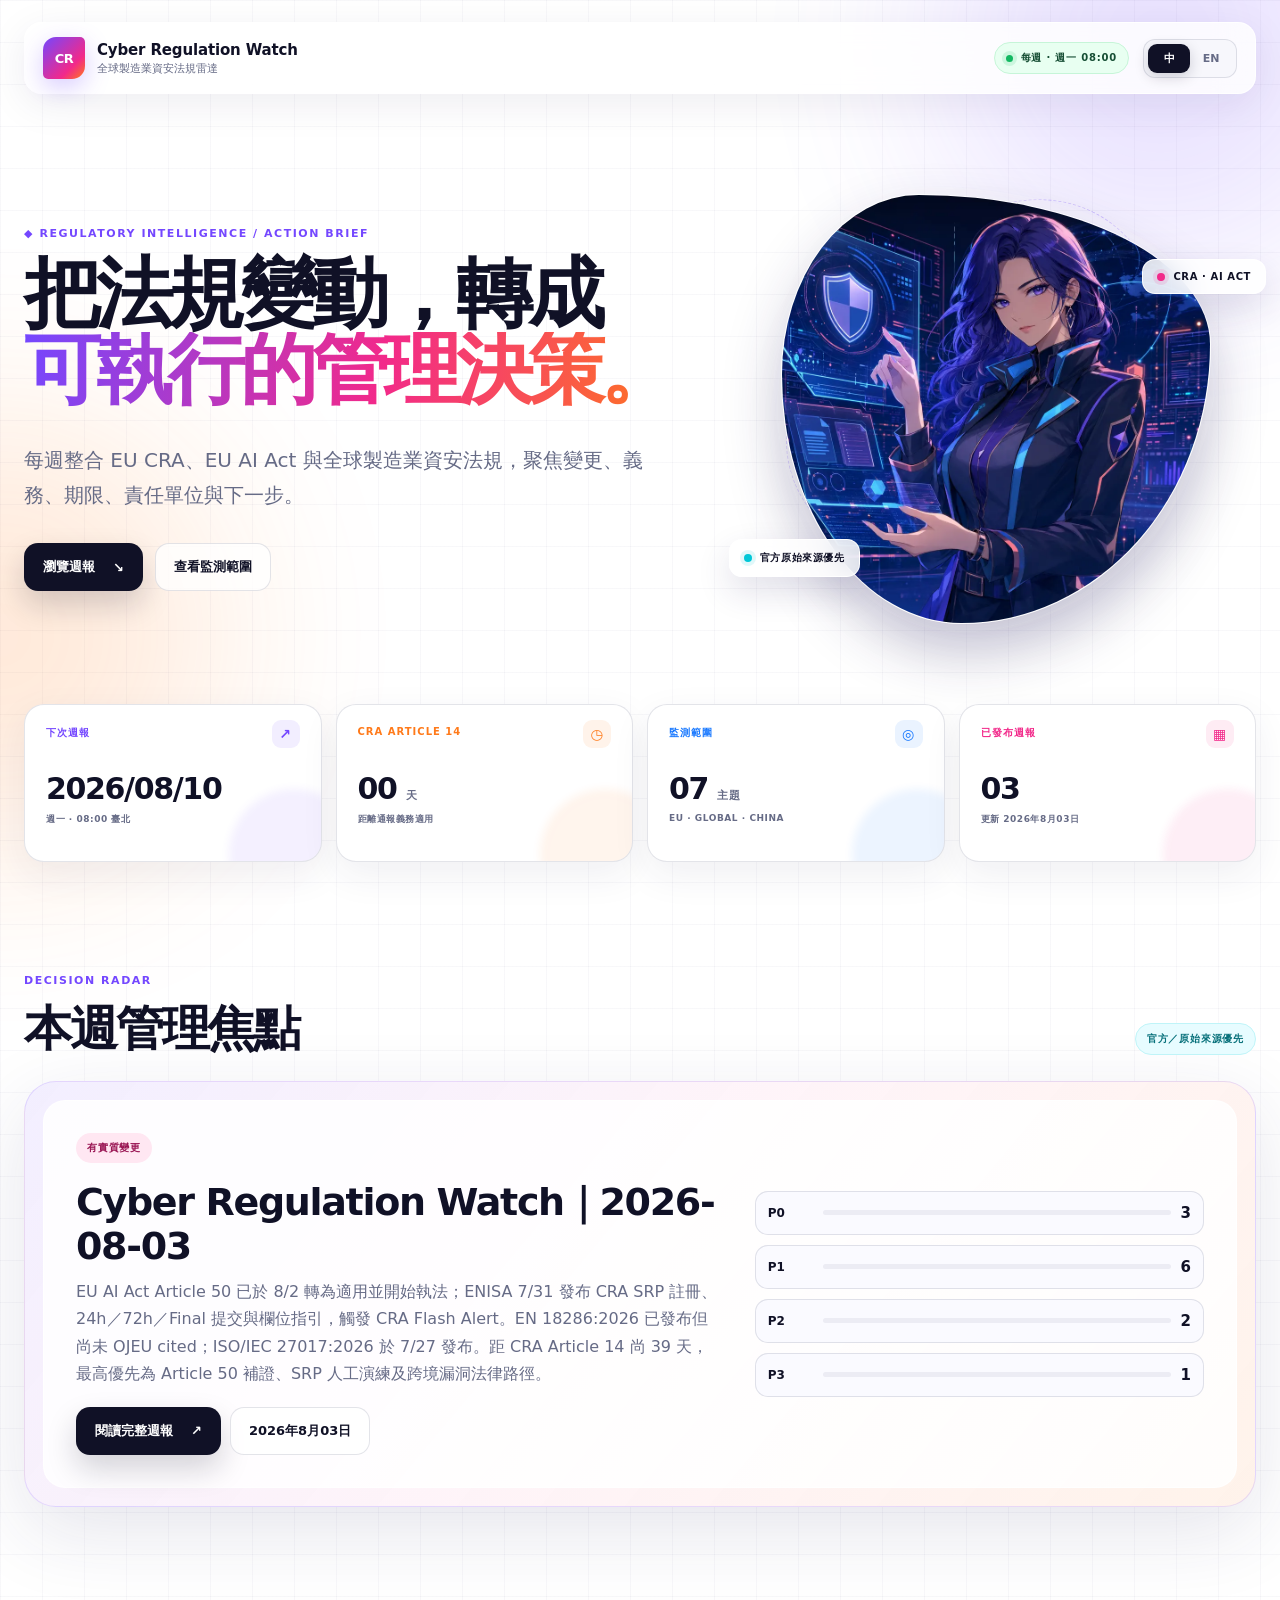
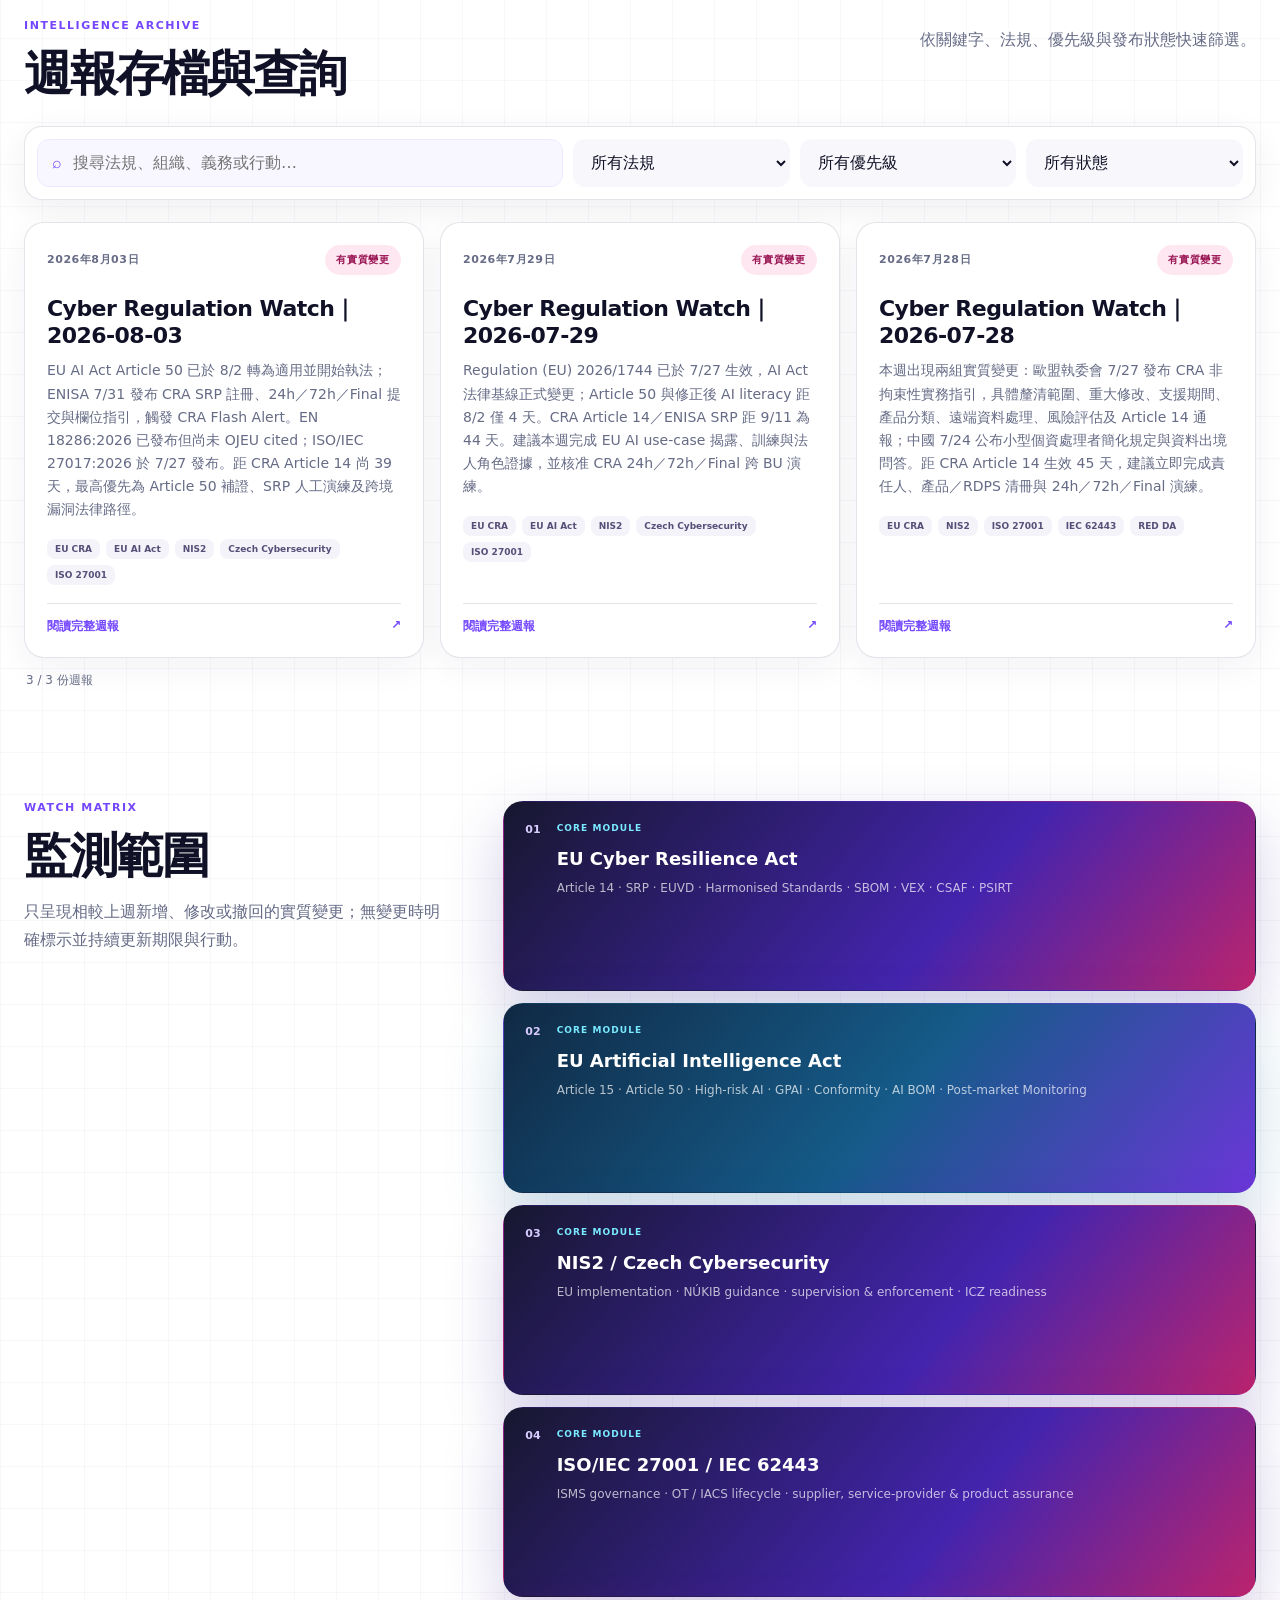
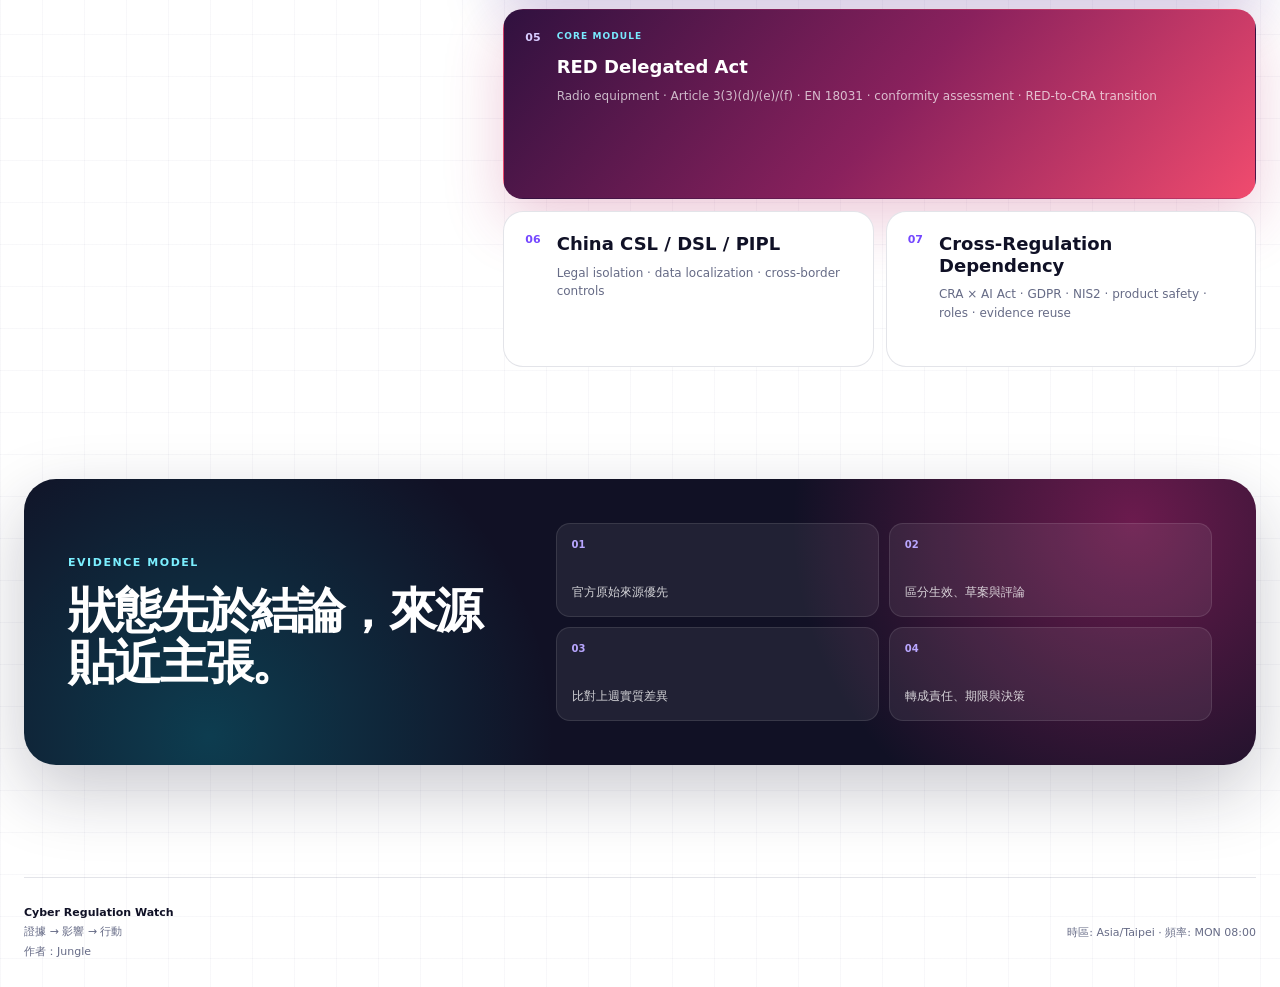
<file: index.html>
<!doctype html>
<html lang="zh-Hant">
  <head>
    <meta charset="utf-8">
    <meta name="viewport" content="width=device-width, initial-scale=1">
    <meta name="description" content="Cyber Regulation Watch — EU CRA、EU AI Act 與全球製造業資安法規週報及行動儀表板">
    <meta name="theme-color" content="#ffffff">
    <meta http-equiv="Content-Security-Policy" content="default-src 'self'; script-src 'self'; style-src 'self'; img-src 'self' data:; connect-src 'self'; object-src 'none'; base-uri 'self'; form-action 'none'">
    <title>Cyber Regulation Watch</title>
    <link rel="icon" href="assets/sentinel.svg" type="image/svg+xml">
    <link rel="stylesheet" href="assets/styles.css">
    <script src="assets/app.js" defer></script>
  </head>
  <body>
    <a class="skip-link" href="#main" data-i18n="skip">跳至主要內容</a>

    <div class="ambient ambient-a" aria-hidden="true"></div>
    <div class="ambient ambient-b" aria-hidden="true"></div>

    <header class="site-header">
      <a class="brand" href="index.html" aria-label="Cyber Regulation Watch">
        <span class="brand-mark" aria-hidden="true">CR</span>
        <span>
          <strong>Cyber Regulation Watch</strong>
          <small data-i18n="brandSub">全球製造業資安法規雷達</small>
        </span>
      </a>

      <div class="header-actions">
        <span class="live-chip">
          <span class="pulse" aria-hidden="true"></span>
          <span data-i18n="weekly">WEEKLY · MON 08:00</span>
        </span>
        <div class="language-switch" role="group" aria-label="Language">
          <button type="button" data-lang="zh-Hant" aria-pressed="true">中</button>
          <button type="button" data-lang="en" aria-pressed="false">EN</button>
        </div>
      </div>
    </header>

    <main id="main">
      <section id="home" class="hero shell">
        <div class="hero-copy">
          <p class="eyebrow"><span aria-hidden="true">◆</span> <span data-i18n="eyebrow">REGULATORY INTELLIGENCE / ACTION BRIEF</span></p>
          <h1>
            <span data-i18n="heroLine1">把法規變動，轉成</span>
            <span class="gradient-text" data-i18n="heroLine2">可執行的管理決策。</span>
          </h1>
          <p class="hero-lede" data-i18n="heroLede">
            每週整合 EU CRA、EU AI Act 與全球製造業資安法規，聚焦變更、義務、期限、責任單位與下一步。
          </p>
          <div class="hero-actions">
            <a class="button button-primary" href="#reports">
              <span data-i18n="browseReports">瀏覽週報</span>
              <span aria-hidden="true">↘</span>
            </a>
            <a class="button button-ghost" href="#coverage" data-i18n="viewCoverage">查看監測範圍</a>
          </div>
        </div>

        <div class="hero-visual" aria-label="動漫風格資安法規分析師插畫">
          <div class="orbit orbit-one" aria-hidden="true"></div>
          <div class="orbit orbit-two" aria-hidden="true"></div>
          <img src="assets/cyber-guardian.webp" alt="" width="480" height="480" fetchpriority="high">
          <div class="signal-card signal-top">
            <span class="signal-dot p0"></span>
            <span>CRA · AI ACT</span>
          </div>
          <div class="signal-card signal-bottom">
            <span class="signal-dot verified"></span>
            <span data-i18n="officialFirst">OFFICIAL SOURCES FIRST</span>
          </div>
        </div>
      </section>

      <section class="metrics shell" aria-label="Key status">
        <article class="metric-card accent-violet">
          <div class="metric-topline">
            <span data-i18n="nextBrief">NEXT BRIEF</span>
            <span class="metric-icon" aria-hidden="true">↗</span>
          </div>
          <strong id="next-run-date">2026.08.03</strong>
          <small id="next-run-time">MON · 08:00 TPE</small>
        </article>

        <article class="metric-card accent-orange">
          <div class="metric-topline">
            <span data-i18n="craCountdown">CRA ARTICLE 14</span>
            <span class="metric-icon" aria-hidden="true">◷</span>
          </div>
          <strong><span id="cra-days">—</span> <em data-i18n="days">DAYS</em></strong>
          <small data-i18n="untilReporting">UNTIL REPORTING OBLIGATIONS</small>
        </article>

        <article class="metric-card accent-blue">
          <div class="metric-topline">
            <span data-i18n="monitoringScope">MONITORING SCOPE</span>
            <span class="metric-icon" aria-hidden="true">◎</span>
          </div>
          <strong>07 <em data-i18n="domains">DOMAINS</em></strong>
          <small>EU · GLOBAL · CHINA</small>
        </article>

        <article class="metric-card accent-pink">
          <div class="metric-topline">
            <span data-i18n="reportsPublished">REPORTS PUBLISHED</span>
            <span class="metric-icon" aria-hidden="true">▦</span>
          </div>
          <strong id="report-count">00</strong>
          <small id="last-updated" data-i18n="awaitingFirst">AWAITING FIRST INTEGRATED BRIEF</small>
        </article>
      </section>

      <section id="latest" class="latest shell" aria-labelledby="latest-title">
        <div class="section-heading">
          <div>
            <p class="eyebrow" data-i18n="decisionRadar">DECISION RADAR</p>
            <h2 id="latest-title" data-i18n="latestHeading">本週管理焦點</h2>
          </div>
          <span class="source-badge" data-i18n="sourceBadge">OFFICIAL / PRIMARY SOURCES</span>
        </div>

        <div id="latest-panel" class="latest-panel" aria-live="polite">
          <div class="launch-state">
            <div>
              <span class="status-label status-scheduled" data-i18n="scheduled">SCHEDULED</span>
              <h3 data-i18n="firstBriefTitle">首份整合週報將於 2026/08/03 08:00 發布</h3>
              <p data-i18n="firstBriefText">
                現有 Cyber Regulation Watch 已整合 EU CRA、EU AI Act、NIS2／Czech Cybersecurity、ISO/IEC 27001／IEC 62443 與 RED Delegated Act 五個核心專版模組；完成後將自動歸檔至此。
              </p>
            </div>
            <div class="launch-grid" aria-label="Initial monitoring configuration">
              <span>P0 / P1 / P2 / P3</span>
              <span>30 / 90 DAYS</span>
              <span>EBG / PSG / NBG / ICZ</span>
              <span>24h / 72h / FINAL</span>
            </div>
          </div>
        </div>
      </section>

      <section id="reports" class="archive shell" aria-labelledby="archive-title">
        <div class="section-heading archive-heading">
          <div>
            <p class="eyebrow" data-i18n="archiveEyebrow">INTELLIGENCE ARCHIVE</p>
            <h2 id="archive-title" data-i18n="archiveTitle">週報存檔與查詢</h2>
          </div>
          <p class="section-note" data-i18n="archiveNote">依關鍵字、法規、優先級與發布狀態快速篩選。</p>
        </div>

        <form class="filter-bar" id="filters" role="search">
          <label class="search-field">
            <span class="sr-only" data-i18n="searchLabel">搜尋週報</span>
            <span aria-hidden="true">⌕</span>
            <input id="search" type="search" autocomplete="off" data-i18n-placeholder="searchPlaceholder" placeholder="搜尋法規、組織、義務或行動…">
          </label>

          <label>
            <span class="sr-only" data-i18n="scopeLabel">法規範圍</span>
            <select id="scope-filter">
              <option value="" data-i18n="allScopes">所有法規</option>
              <option value="EU CRA">EU CRA</option>
              <option value="EU AI Act">EU AI Act</option>
              <option value="NIS2">NIS2</option>
              <option value="ISO 27001">ISO 27001</option>
              <option value="IEC 62443">IEC 62443</option>
              <option value="RED DA">RED DA</option>
              <option value="CSL/DSL/PIPL">CSL / DSL / PIPL</option>
            </select>
          </label>

          <label>
            <span class="sr-only" data-i18n="priorityLabel">優先級</span>
            <select id="priority-filter">
              <option value="" data-i18n="allPriorities">所有優先級</option>
              <option value="P0">P0</option>
              <option value="P1">P1</option>
              <option value="P2">P2</option>
              <option value="P3">P3</option>
            </select>
          </label>

          <label>
            <span class="sr-only" data-i18n="statusLabel">發布狀態</span>
            <select id="status-filter">
              <option value="" data-i18n="allStatuses">所有狀態</option>
              <option value="material-change" data-i18n="materialChange">有實質變更</option>
              <option value="no-material-change" data-i18n="noMaterialChange">無重大變更</option>
            </select>
          </label>
        </form>

        <div id="report-grid" class="report-grid" aria-live="polite"></div>
        <p id="result-count" class="result-count"></p>
      </section>

      <section id="coverage" class="coverage shell" aria-labelledby="coverage-title">
        <div class="coverage-intro">
          <p class="eyebrow" data-i18n="coverageEyebrow">WATCH MATRIX</p>
          <h2 id="coverage-title" data-i18n="coverageTitle">監測範圍</h2>
          <p data-i18n="coverageText">只呈現相較上週新增、修改或撤回的實質變更；無變更時明確標示並持續更新期限與行動。</p>
        </div>

        <div class="coverage-grid">
          <article class="scope-card scope-featured">
            <span class="scope-number">01</span>
            <div>
              <span class="scope-kicker">CORE MODULE</span>
              <h3>EU Cyber Resilience Act</h3>
              <p>Article 14 · SRP · EUVD · Harmonised Standards · SBOM · VEX · CSAF · PSIRT</p>
            </div>
          </article>
          <article class="scope-card scope-featured scope-ai">
            <span class="scope-number">02</span>
            <div>
              <span class="scope-kicker">CORE MODULE</span>
              <h3>EU Artificial Intelligence Act</h3>
              <p>Article 15 · Article 50 · High-risk AI · GPAI · Conformity · AI BOM · Post-market Monitoring</p>
            </div>
          </article>
          <article class="scope-card scope-featured">
            <span class="scope-number">03</span>
            <div>
              <span class="scope-kicker">CORE MODULE</span>
              <h3>NIS2 / Czech Cybersecurity</h3>
              <p>EU implementation · NÚKIB guidance · supervision & enforcement · ICZ readiness</p>
            </div>
          </article>
          <article class="scope-card scope-featured">
            <span class="scope-number">04</span>
            <div>
              <span class="scope-kicker">CORE MODULE</span>
              <h3>ISO/IEC 27001 / IEC 62443</h3>
              <p>ISMS governance · OT / IACS lifecycle · supplier, service-provider & product assurance</p>
            </div>
          </article>
          <article class="scope-card scope-featured scope-red">
            <span class="scope-number">05</span>
            <div>
              <span class="scope-kicker">CORE MODULE</span>
              <h3>RED Delegated Act</h3>
              <p>Radio equipment · Article 3(3)(d)/(e)/(f) · EN 18031 · conformity assessment · RED-to-CRA transition</p>
            </div>
          </article>
          <article class="scope-card">
            <span class="scope-number">06</span>
            <div><h3>China CSL / DSL / PIPL</h3><p>Legal isolation · data localization · cross-border controls</p></div>
          </article>
          <article class="scope-card">
            <span class="scope-number">07</span>
            <div><h3>Cross-Regulation Dependency</h3><p>CRA × AI Act · GDPR · NIS2 · product safety · roles · evidence reuse</p></div>
          </article>
        </div>
      </section>

      <section class="method shell">
        <div class="method-card">
          <div>
            <p class="eyebrow" data-i18n="evidenceModel">EVIDENCE MODEL</p>
            <h2 data-i18n="evidenceTitle">狀態先於結論，來源貼近主張。</h2>
          </div>
          <div class="method-steps">
            <span><b>01</b><small data-i18n="step1">官方原始來源優先</small></span>
            <span><b>02</b><small data-i18n="step2">區分生效、草案與評論</small></span>
            <span><b>03</b><small data-i18n="step3">比對上週實質差異</small></span>
            <span><b>04</b><small data-i18n="step4">轉成責任、期限與決策</small></span>
          </div>
        </div>
      </section>
    </main>


    <nav class="mobile-dock" aria-label="Mobile navigation">
      <a href="#home" data-mobile-target="home" class="is-active"><span aria-hidden="true">⌂</span><small data-i18n="navHome">首頁</small></a>
      <a href="#latest" data-mobile-target="latest"><span aria-hidden="true">◆</span><small data-i18n="navFocus">焦點</small></a>
      <a href="#reports" data-mobile-target="reports"><span aria-hidden="true">▦</span><small data-i18n="navArchive">週報</small></a>
      <a href="#coverage" data-mobile-target="coverage"><span aria-hidden="true">◎</span><small data-i18n="navScope">範圍</small></a>
    </nav>

    <footer class="site-footer shell">
      <div>
        <strong>Cyber Regulation Watch</strong>
        <span data-i18n="footerLine">Evidence → Impact → Action</span>
        <span data-i18n="authorCredit">作者：Jungle</span>
      </div>
      <p><span data-i18n="timezone">Timezone</span>: Asia/Taipei · <span data-i18n="cadence">Cadence</span>: MON 08:00</p>
    </footer>
  </body>
</html>
</file>
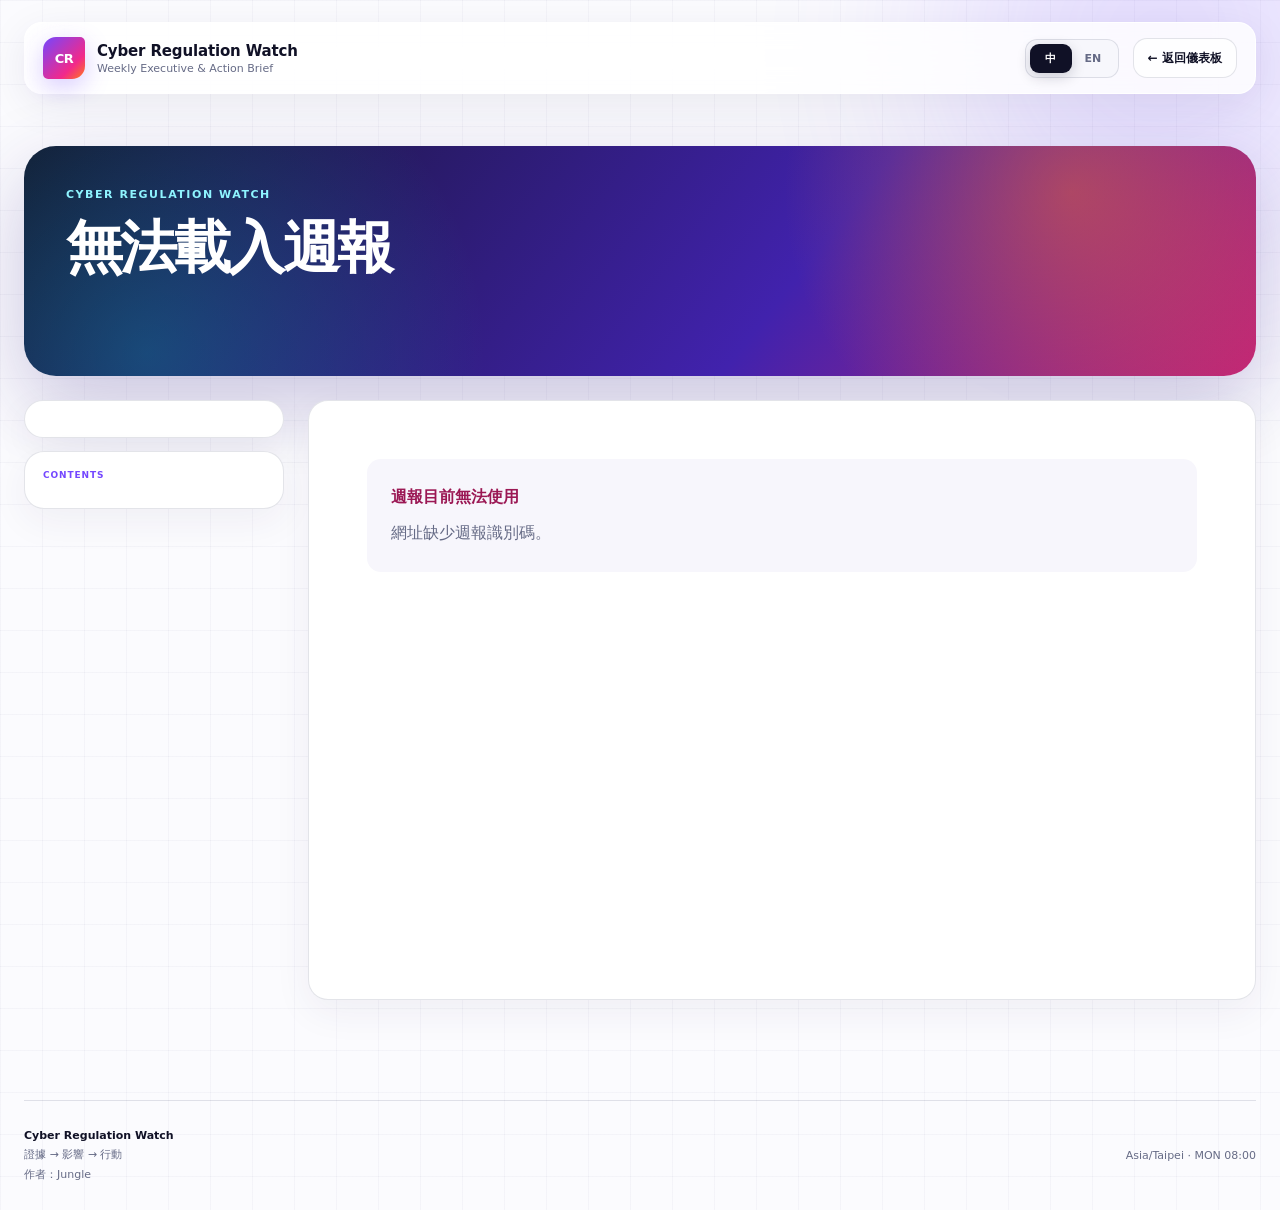
<file: report.html>
<!doctype html>
<html lang="zh-Hant">
  <head>
    <meta charset="utf-8">
    <meta name="viewport" content="width=device-width, initial-scale=1">
    <meta name="description" content="Cyber Regulation Watch weekly report">
    <meta name="theme-color" content="#ffffff">
    <meta http-equiv="Content-Security-Policy" content="default-src 'self'; script-src 'self'; style-src 'self'; img-src 'self' data:; connect-src 'self'; object-src 'none'; base-uri 'self'; form-action 'none'">
    <title>Weekly Brief · Cyber Regulation Watch</title>
    <link rel="icon" href="assets/sentinel.svg" type="image/svg+xml">
    <link rel="stylesheet" href="assets/styles.css">
    <script src="assets/report.js" defer></script>
  </head>
  <body class="report-page">
    <div id="reading-progress" class="reading-progress" aria-hidden="true"></div>
    <a class="skip-link" href="#report-content" data-i18n="skip">跳至週報內容</a>
    <div class="ambient ambient-a" aria-hidden="true"></div>

    <header class="site-header report-header">
      <a class="brand" href="index.html">
        <span class="brand-mark" aria-hidden="true">CR</span>
        <span>
          <strong>Cyber Regulation Watch</strong>
          <small>Weekly Executive &amp; Action Brief</small>
        </span>
      </a>
      <div class="header-actions">
        <div class="language-switch" role="group" aria-label="Language">
          <button type="button" data-lang="zh-Hant" aria-pressed="true">中</button>
          <button type="button" data-lang="en" aria-pressed="false">EN</button>
        </div>
        <a class="button button-ghost compact" href="index.html" data-i18n="backDashboard">← 返回儀表板</a>
      </div>
    </header>

    <main class="report-shell">
      <section id="report-hero" class="report-hero" aria-live="polite">
        <p class="eyebrow">CYBER REGULATION WATCH</p>
        <h1 data-i18n="loadingTitle">載入週報中…</h1>
      </section>

      <div class="report-mobile-tools" aria-label="Mobile report controls">
        <a href="index.html#reports" data-i18n="reportList">← 週報列表</a>
        <button id="toc-toggle" type="button" aria-expanded="false" aria-controls="report-toc" data-i18n="tocButton">章節目錄</button>
      </div>

      <div class="report-layout">
        <aside class="report-sidebar" aria-label="Report metadata">
          <div id="report-meta" class="meta-card"></div>
          <nav id="report-toc" class="toc" aria-label="Table of contents"></nav>
        </aside>
        <article id="report-content" class="prose" aria-live="polite">
          <p class="loading" data-i18n="loadingBody">正在讀取已查證內容…</p>
        </article>
      </div>
    </main>

    <div id="toc-backdrop" class="toc-backdrop" aria-hidden="true"></div>

    <footer class="site-footer shell">
      <div><strong>Cyber Regulation Watch</strong><span data-i18n="footerLine">Evidence → Impact → Action</span><span data-i18n="authorCredit">作者：Jungle</span></div>
      <p>Asia/Taipei · MON 08:00</p>
    </footer>
  </body>
</html>
</file>
<file: assets/styles.css>
:root {
  color-scheme: light;
  --ink: #101126;
  --muted: #666b86;
  --line: rgba(30, 35, 76, 0.12);
  --surface: rgba(255, 255, 255, 0.82);
  --surface-solid: #ffffff;
  --violet: #7447ff;
  --pink: #f2298a;
  --blue: #1677ff;
  --cyan: #00c7d7;
  --orange: #ff7a1a;
  --lime: #7ecb20;
  --shadow: 0 24px 80px rgba(43, 38, 99, 0.12);
  --radius-lg: 32px;
  --radius-md: 20px;
  --radius-sm: 12px;
  --shell: min(1240px, calc(100vw - 48px));
  font-family: Inter, ui-sans-serif, system-ui, -apple-system, BlinkMacSystemFont, "Segoe UI", "Noto Sans TC", sans-serif;
}

* {
  box-sizing: border-box;
}

html {
  scroll-behavior: smooth;
}

body {
  margin: 0;
  min-width: 320px;
  color: var(--ink);
  background:
    linear-gradient(rgba(53, 52, 110, 0.035) 1px, transparent 1px),
    linear-gradient(90deg, rgba(53, 52, 110, 0.035) 1px, transparent 1px),
    #fff;
  background-size: 42px 42px;
  overflow-x: hidden;
}

a {
  color: inherit;
}

button,
input,
select {
  font: inherit;
}

button,
select {
  cursor: pointer;
}

.shell {
  width: var(--shell);
  margin-inline: auto;
}

.sr-only {
  position: absolute;
  width: 1px;
  height: 1px;
  padding: 0;
  margin: -1px;
  overflow: hidden;
  clip: rect(0, 0, 0, 0);
  white-space: nowrap;
  border: 0;
}

.skip-link {
  position: fixed;
  z-index: 999;
  top: 10px;
  left: 10px;
  padding: 10px 14px;
  color: #fff;
  background: var(--ink);
  border-radius: 10px;
  transform: translateY(-160%);
}

.skip-link:focus {
  transform: translateY(0);
}

.ambient {
  position: fixed;
  z-index: -1;
  width: 440px;
  height: 440px;
  border-radius: 50%;
  filter: blur(100px);
  opacity: 0.16;
  pointer-events: none;
}

.ambient-a {
  top: -180px;
  right: -100px;
  background: var(--violet);
}

.ambient-b {
  bottom: 5%;
  left: -220px;
  background: var(--orange);
}

.site-header {
  position: relative;
  z-index: 20;
  width: var(--shell);
  margin: 22px auto 0;
  padding: 14px 18px;
  display: flex;
  align-items: center;
  justify-content: space-between;
  gap: 20px;
  background: rgba(255, 255, 255, 0.82);
  border: 1px solid rgba(255, 255, 255, 0.9);
  border-radius: 18px;
  box-shadow: 0 10px 40px rgba(34, 31, 80, 0.08);
  backdrop-filter: blur(18px);
}

.brand {
  display: inline-flex;
  align-items: center;
  gap: 12px;
  text-decoration: none;
}

.brand-mark {
  width: 42px;
  height: 42px;
  display: grid;
  place-items: center;
  color: #fff;
  background: linear-gradient(135deg, var(--violet), var(--pink) 70%, var(--orange));
  border-radius: 13px 5px 13px 5px;
  box-shadow: 0 8px 24px rgba(116, 71, 255, 0.28);
  font-size: 13px;
  font-weight: 900;
  letter-spacing: -0.04em;
}

.brand strong,
.brand small {
  display: block;
}

.brand strong {
  font-size: 15px;
  letter-spacing: -0.01em;
}

.brand small {
  margin-top: 2px;
  color: var(--muted);
  font-size: 11px;
}

.header-actions {
  display: flex;
  align-items: center;
  gap: 14px;
}

.live-chip,
.source-badge,
.status-label {
  display: inline-flex;
  align-items: center;
  gap: 8px;
  padding: 8px 11px;
  border-radius: 999px;
  font-size: 10px;
  font-weight: 850;
  letter-spacing: 0.08em;
}

.live-chip {
  color: #174f35;
  background: #e8fff1;
  border: 1px solid #c6f5d8;
}

.pulse {
  width: 7px;
  height: 7px;
  background: #13b861;
  border-radius: 50%;
  box-shadow: 0 0 0 4px rgba(19, 184, 97, 0.13);
  animation: pulse 2.2s ease-out infinite;
}

@keyframes pulse {
  70% { box-shadow: 0 0 0 9px rgba(19, 184, 97, 0); }
  100% { box-shadow: 0 0 0 0 rgba(19, 184, 97, 0); }
}

.language-switch {
  display: inline-flex;
  padding: 4px;
  border: 1px solid var(--line);
  background: #f7f7fc;
  border-radius: 12px;
}

.language-switch button {
  min-width: 42px;
  padding: 7px 9px;
  color: var(--muted);
  border: 0;
  background: transparent;
  border-radius: 9px;
  font-size: 11px;
  font-weight: 800;
}

.language-switch button[aria-pressed="true"] {
  color: #fff;
  background: var(--ink);
  box-shadow: 0 4px 14px rgba(16, 17, 38, 0.18);
}

.hero {
  min-height: 610px;
  display: grid;
  grid-template-columns: 1.12fr 0.88fr;
  gap: 52px;
  align-items: center;
  padding-block: 64px 44px;
}

.eyebrow {
  margin: 0 0 16px;
  color: var(--violet);
  font-size: 11px;
  font-weight: 900;
  letter-spacing: 0.14em;
}

.hero h1 {
  max-width: 800px;
  margin: 0;
  font-size: clamp(44px, 6vw, 79px);
  line-height: 0.99;
  letter-spacing: -0.065em;
}

.hero h1 span {
  display: block;
}

.gradient-text {
  padding-bottom: 7px;
  background: linear-gradient(100deg, var(--violet), var(--pink) 54%, var(--orange));
  -webkit-background-clip: text;
  background-clip: text;
  color: transparent;
}

.hero-lede {
  max-width: 650px;
  margin: 28px 0 0;
  color: var(--muted);
  font-size: clamp(16px, 1.7vw, 20px);
  line-height: 1.75;
}

.hero-actions {
  display: flex;
  flex-wrap: wrap;
  gap: 12px;
  margin-top: 30px;
}

.button {
  display: inline-flex;
  align-items: center;
  justify-content: center;
  gap: 18px;
  min-height: 48px;
  padding: 0 18px;
  border: 1px solid transparent;
  border-radius: 14px;
  text-decoration: none;
  font-size: 13px;
  font-weight: 800;
  transition: transform 160ms ease, box-shadow 160ms ease, border-color 160ms ease;
}

.button:hover {
  transform: translateY(-2px);
}

.button-primary {
  color: #fff;
  background: var(--ink);
  box-shadow: 0 14px 30px rgba(16, 17, 38, 0.18);
}

.button-ghost {
  color: var(--ink);
  background: rgba(255, 255, 255, 0.76);
  border-color: var(--line);
}

.button.compact {
  min-height: 40px;
  padding-inline: 14px;
  font-size: 12px;
}

.hero-visual {
  position: relative;
  min-height: 440px;
  display: grid;
  place-items: center;
  isolation: isolate;
}

.hero-visual::before {
  content: "";
  position: absolute;
  z-index: -2;
  width: 380px;
  height: 380px;
  background: radial-gradient(circle at 40% 30%, #fff 0 14%, #e9e6ff 44%, #d7f8ff 67%, #fff4e9 100%);
  border: 1px solid rgba(115, 82, 255, 0.14);
  border-radius: 46% 54% 56% 44% / 48% 46% 54% 52%;
  box-shadow: var(--shadow);
}

.hero-visual img {
  position: relative;
  z-index: 2;
  width: min(430px, 100%);
  aspect-ratio: 1;
  height: auto;
  object-fit: cover;
  border: 1px solid rgba(255, 255, 255, 0.72);
  border-radius: 32% 68% 58% 42% / 42% 35% 65% 58%;
  box-shadow:
    0 28px 60px rgba(37, 29, 94, 0.24),
    0 0 0 8px rgba(255, 255, 255, 0.22);
}

.orbit {
  position: absolute;
  z-index: -1;
  border: 1px dashed rgba(116, 71, 255, 0.27);
  border-radius: 50%;
}

.orbit-one {
  width: 430px;
  height: 310px;
  transform: rotate(-18deg);
}

.orbit-two {
  width: 320px;
  height: 440px;
  transform: rotate(26deg);
}

.signal-card {
  position: absolute;
  z-index: 4;
  display: flex;
  align-items: center;
  gap: 8px;
  padding: 11px 14px;
  background: rgba(255, 255, 255, 0.86);
  border: 1px solid rgba(255, 255, 255, 0.94);
  border-radius: 13px;
  box-shadow: 0 14px 34px rgba(46, 37, 99, 0.14);
  backdrop-filter: blur(12px);
  font-size: 10px;
  font-weight: 900;
  letter-spacing: 0.06em;
}

.signal-top {
  top: 70px;
  right: -10px;
}

.signal-bottom {
  bottom: 52px;
  left: -8px;
}

.signal-dot {
  width: 8px;
  height: 8px;
  border-radius: 50%;
}

.signal-dot.p0 { background: var(--pink); box-shadow: 0 0 0 4px rgba(242, 41, 138, 0.12); }
.signal-dot.verified { background: var(--cyan); box-shadow: 0 0 0 4px rgba(0, 199, 215, 0.12); }

.metrics {
  display: grid;
  grid-template-columns: repeat(4, 1fr);
  gap: 14px;
}

.metric-card {
  position: relative;
  min-height: 158px;
  padding: 21px;
  overflow: hidden;
  background: var(--surface-solid);
  border: 1px solid var(--line);
  border-radius: var(--radius-md);
  box-shadow: 0 13px 38px rgba(44, 40, 91, 0.07);
}

.metric-card::after {
  content: "";
  position: absolute;
  right: -38px;
  bottom: -58px;
  width: 130px;
  height: 130px;
  background: currentColor;
  border-radius: 50%;
  filter: blur(4px);
  opacity: 0.08;
}

.accent-violet { color: var(--violet); }
.accent-orange { color: var(--orange); }
.accent-blue { color: var(--blue); }
.accent-pink { color: var(--pink); }

.metric-topline {
  display: flex;
  justify-content: space-between;
  gap: 12px;
  font-size: 10px;
  font-weight: 900;
  letter-spacing: 0.1em;
}

.metric-icon {
  width: 28px;
  height: 28px;
  display: grid;
  place-items: center;
  margin-top: -6px;
  color: currentColor;
  background: color-mix(in srgb, currentColor 9%, white);
  border-radius: 9px;
  font-size: 14px;
}

.metric-card strong {
  display: block;
  margin-top: 26px;
  color: var(--ink);
  font-size: 30px;
  line-height: 1;
  letter-spacing: -0.045em;
}

.metric-card strong em {
  color: var(--muted);
  font-size: 11px;
  font-style: normal;
  letter-spacing: 0.08em;
}

.metric-card small {
  display: block;
  margin-top: 9px;
  color: var(--muted);
  font-size: 9px;
  font-weight: 750;
  letter-spacing: 0.06em;
}

.latest,
.archive,
.coverage,
.method {
  padding-top: 112px;
}

.section-heading {
  display: flex;
  align-items: end;
  justify-content: space-between;
  gap: 24px;
  margin-bottom: 26px;
}

.section-heading h2,
.coverage-intro h2,
.method-card h2 {
  margin: 0;
  font-size: clamp(31px, 4vw, 48px);
  line-height: 1.08;
  letter-spacing: -0.045em;
}

.source-badge {
  color: #08717b;
  background: #e7fcff;
  border: 1px solid #bff4f8;
}

.latest-panel {
  min-height: 280px;
  padding: 18px;
  background:
    linear-gradient(130deg, rgba(116, 71, 255, 0.09), rgba(242, 41, 138, 0.05) 47%, rgba(255, 122, 26, 0.09)),
    #fff;
  border: 1px solid rgba(116, 71, 255, 0.16);
  border-radius: var(--radius-lg);
  box-shadow: var(--shadow);
}

.launch-state,
.latest-report {
  min-height: 242px;
  display: grid;
  grid-template-columns: 1.18fr 0.82fr;
  gap: 32px;
  align-items: center;
  padding: 32px;
  background: rgba(255, 255, 255, 0.84);
  border: 1px solid rgba(255, 255, 255, 0.9);
  border-radius: 22px;
}

.status-label {
  width: fit-content;
}

.status-scheduled {
  color: #5d36d4;
  background: #eee9ff;
}

.status-material-change {
  color: #9a1654;
  background: #ffe7f2;
}

.status-no-material-change {
  color: #236641;
  background: #e8f8ee;
}

.launch-state h3,
.latest-report h3 {
  max-width: 710px;
  margin: 18px 0 10px;
  font-size: clamp(25px, 3vw, 38px);
  line-height: 1.15;
  letter-spacing: -0.035em;
}

.launch-state p,
.latest-report p {
  max-width: 700px;
  margin: 0;
  color: var(--muted);
  line-height: 1.7;
}

.launch-grid {
  display: grid;
  grid-template-columns: 1fr 1fr;
  gap: 10px;
}

.launch-grid span {
  min-height: 68px;
  display: grid;
  place-items: center;
  padding: 10px;
  color: #544c82;
  background: #f5f3ff;
  border: 1px solid #ebe7ff;
  border-radius: 14px;
  font-size: 10px;
  font-weight: 900;
  letter-spacing: 0.06em;
  text-align: center;
}

.latest-actions {
  display: flex;
  flex-wrap: wrap;
  gap: 9px;
  margin-top: 20px;
}

.priority-row {
  display: grid;
  gap: 10px;
}

.priority-stat {
  display: grid;
  grid-template-columns: 45px 1fr auto;
  gap: 10px;
  align-items: center;
  padding: 12px;
  background: #fafaff;
  border: 1px solid var(--line);
  border-radius: 13px;
}

.priority-stat b {
  font-size: 12px;
}

.priority-stat i {
  height: 5px;
  background: #ececf4;
  border-radius: 99px;
  overflow: hidden;
}

.priority-stat i::before {
  content: "";
  display: block;
  width: var(--bar, 0%);
  height: 100%;
  background: var(--bar-color, var(--violet));
  border-radius: inherit;
}

.priority-stat strong {
  font-size: 15px;
}

.archive-heading {
  align-items: start;
}

.section-note {
  max-width: 420px;
  margin: 8px 0 0;
  color: var(--muted);
  line-height: 1.6;
}

.filter-bar {
  display: grid;
  grid-template-columns: 1.7fr repeat(3, minmax(150px, 0.7fr));
  gap: 10px;
  padding: 12px;
  background: #fff;
  border: 1px solid var(--line);
  border-radius: 18px;
  box-shadow: 0 10px 34px rgba(42, 38, 88, 0.07);
}

.filter-bar label {
  position: relative;
}

.search-field {
  display: flex;
  align-items: center;
  gap: 10px;
  padding: 0 14px;
  color: var(--violet);
  background: #f8f7ff;
  border: 1px solid #edeaff;
  border-radius: 12px;
}

.filter-bar input,
.filter-bar select {
  width: 100%;
  min-height: 48px;
  color: var(--ink);
  background: #f8f8fc;
  border: 1px solid transparent;
  border-radius: 12px;
  outline: none;
}

.filter-bar input {
  min-height: 44px;
  padding: 0;
  background: transparent;
}

.filter-bar select {
  padding: 0 38px 0 13px;
}

.filter-bar input:focus,
.filter-bar select:focus {
  border-color: var(--violet);
  box-shadow: 0 0 0 4px rgba(116, 71, 255, 0.1);
}

.report-grid {
  display: grid;
  grid-template-columns: repeat(3, 1fr);
  gap: 16px;
  margin-top: 22px;
}

.report-card {
  min-height: 285px;
  display: flex;
  flex-direction: column;
  padding: 22px;
  background: #fff;
  border: 1px solid var(--line);
  border-radius: var(--radius-md);
  box-shadow: 0 10px 34px rgba(44, 40, 91, 0.06);
  transition: transform 180ms ease, box-shadow 180ms ease, border-color 180ms ease;
}

.report-card:hover {
  transform: translateY(-4px);
  border-color: rgba(116, 71, 255, 0.28);
  box-shadow: 0 18px 44px rgba(44, 40, 91, 0.11);
}

.report-card-top {
  display: flex;
  align-items: center;
  justify-content: space-between;
  gap: 12px;
}

.report-date {
  color: var(--muted);
  font-size: 11px;
  font-weight: 800;
  letter-spacing: 0.05em;
}

.report-card h3 {
  margin: 21px 0 10px;
  font-size: 22px;
  line-height: 1.22;
  letter-spacing: -0.025em;
}

.report-card p {
  margin: 0;
  color: var(--muted);
  font-size: 14px;
  line-height: 1.65;
}

.tag-row {
  display: flex;
  flex-wrap: wrap;
  gap: 6px;
  margin: 18px 0;
}

.tag {
  padding: 5px 8px;
  color: #564f78;
  background: #f4f3f9;
  border-radius: 8px;
  font-size: 9px;
  font-weight: 800;
}

.report-link {
  display: flex;
  justify-content: space-between;
  margin-top: auto;
  padding-top: 14px;
  color: var(--violet);
  border-top: 1px solid var(--line);
  font-size: 12px;
  font-weight: 850;
  text-decoration: none;
}

.empty-state {
  grid-column: 1 / -1;
  min-height: 210px;
  display: grid;
  place-items: center;
  padding: 30px;
  color: var(--muted);
  background: rgba(255, 255, 255, 0.72);
  border: 1px dashed rgba(116, 71, 255, 0.3);
  border-radius: var(--radius-md);
  text-align: center;
}

.empty-state strong {
  display: block;
  margin-bottom: 8px;
  color: var(--ink);
  font-size: 20px;
}

.result-count {
  margin: 14px 2px 0;
  color: var(--muted);
  font-size: 12px;
}

.coverage {
  display: grid;
  grid-template-columns: 0.72fr 1.28fr;
  gap: 56px;
  align-items: start;
}

.coverage-intro {
  position: sticky;
  top: 30px;
}

.coverage-intro p:last-child {
  color: var(--muted);
  line-height: 1.75;
}

.coverage-grid {
  display: grid;
  grid-template-columns: 1fr 1fr;
  gap: 12px;
}

.scope-card {
  min-height: 156px;
  display: grid;
  grid-template-columns: auto 1fr;
  gap: 16px;
  padding: 21px;
  background: #fff;
  border: 1px solid var(--line);
  border-radius: var(--radius-md);
}

.scope-featured {
  grid-column: 1 / -1;
  min-height: 190px;
  color: #fff;
  background: linear-gradient(130deg, #17172f, #4324ae 60%, #bb246e);
  border-color: transparent;
  box-shadow: 0 22px 60px rgba(61, 37, 147, 0.22);
}

.scope-number {
  color: var(--violet);
  font-size: 11px;
  font-weight: 900;
}

.scope-featured .scope-number {
  color: #d8ccff;
}

.scope-card h3 {
  margin: 0 0 9px;
  font-size: 18px;
  line-height: 1.2;
}

.scope-card p {
  margin: 0;
  color: var(--muted);
  font-size: 12px;
  line-height: 1.55;
}

.scope-featured p {
  color: rgba(255, 255, 255, 0.7);
}

.scope-featured.scope-ai {
  background: linear-gradient(130deg, #102944, #155b89 52%, #6b36d8);
  box-shadow: 0 22px 60px rgba(19, 98, 143, 0.22);
}

.scope-featured.scope-red {
  background: linear-gradient(130deg, #30113f, #8a215d 52%, #f04b6e);
  box-shadow: 0 22px 60px rgba(179, 37, 99, 0.24);
}

.scope-kicker {
  display: block;
  margin-bottom: 15px;
  color: #79eaff;
  font-size: 9px;
  font-weight: 900;
  letter-spacing: 0.12em;
}

.method {
  padding-bottom: 112px;
}

.method-card {
  display: grid;
  grid-template-columns: 0.8fr 1.2fr;
  gap: 50px;
  align-items: center;
  padding: 44px;
  color: #fff;
  background:
    radial-gradient(circle at 90% 15%, rgba(242, 41, 138, 0.4), transparent 30%),
    radial-gradient(circle at 15% 90%, rgba(0, 199, 215, 0.24), transparent 32%),
    #111125;
  border-radius: var(--radius-lg);
  box-shadow: 0 26px 70px rgba(21, 20, 48, 0.23);
}

.method-card .eyebrow {
  color: #7befff;
}

.method-steps {
  display: grid;
  grid-template-columns: 1fr 1fr;
  gap: 10px;
}

.method-steps span {
  min-height: 94px;
  display: flex;
  flex-direction: column;
  justify-content: space-between;
  padding: 15px;
  background: rgba(255, 255, 255, 0.07);
  border: 1px solid rgba(255, 255, 255, 0.1);
  border-radius: 14px;
}

.method-steps b {
  color: #b9a7ff;
  font-size: 10px;
}

.method-steps small {
  color: rgba(255, 255, 255, 0.8);
  font-size: 12px;
  line-height: 1.4;
}

.site-footer {
  min-height: 110px;
  display: flex;
  align-items: center;
  justify-content: space-between;
  gap: 20px;
  color: var(--muted);
  border-top: 1px solid var(--line);
  font-size: 11px;
}

.site-footer div {
  display: flex;
  flex-direction: column;
  gap: 5px;
}

.site-footer strong {
  color: var(--ink);
}

.site-footer p {
  margin: 0;
}

/* Report reader */
.report-page {
  background-color: #fbfbfe;
}

.report-header {
  position: sticky;
  top: 14px;
}

.report-shell {
  width: var(--shell);
  margin: 52px auto 100px;
}

.report-hero {
  min-height: 230px;
  padding: 42px;
  color: #fff;
  background:
    radial-gradient(circle at 85% 20%, rgba(255, 120, 30, 0.42), transparent 27%),
    radial-gradient(circle at 10% 90%, rgba(0, 199, 215, 0.28), transparent 30%),
    linear-gradient(128deg, #14142c, #4122ad 62%, #c12478);
  border-radius: var(--radius-lg);
  box-shadow: 0 28px 80px rgba(47, 27, 125, 0.24);
}

.report-hero .eyebrow {
  color: #8ef4ff;
}

.report-hero h1 {
  max-width: 900px;
  margin: 12px 0;
  font-size: clamp(32px, 5vw, 57px);
  line-height: 1.06;
  letter-spacing: -0.05em;
}

.report-hero p:last-child {
  max-width: 840px;
  margin: 0;
  color: rgba(255, 255, 255, 0.72);
  line-height: 1.6;
}

.report-layout {
  display: grid;
  grid-template-columns: 260px minmax(0, 1fr);
  gap: 24px;
  align-items: start;
  margin-top: 24px;
}

.report-sidebar {
  position: sticky;
  top: 104px;
  display: grid;
  gap: 13px;
}

.meta-card,
.toc,
.prose {
  background: #fff;
  border: 1px solid var(--line);
  border-radius: var(--radius-md);
  box-shadow: 0 12px 38px rgba(44, 40, 91, 0.06);
}

.meta-card,
.toc {
  padding: 18px;
}

.meta-row {
  display: grid;
  gap: 4px;
  padding: 10px 0;
  border-bottom: 1px solid var(--line);
}

.meta-row:last-child {
  border-bottom: 0;
}

.meta-row span {
  color: var(--muted);
  font-size: 9px;
  font-weight: 850;
  letter-spacing: 0.08em;
}

.meta-row strong {
  font-size: 12px;
  line-height: 1.45;
}

.toc::before {
  content: "CONTENTS";
  display: block;
  margin-bottom: 10px;
  color: var(--violet);
  font-size: 9px;
  font-weight: 900;
  letter-spacing: 0.1em;
}

.toc a {
  display: block;
  padding: 7px 0;
  color: var(--muted);
  font-size: 11px;
  line-height: 1.45;
  text-decoration: none;
}

.toc a:hover {
  color: var(--violet);
}

.toc a.level-3 {
  padding-left: 10px;
  font-size: 10px;
}

.prose {
  min-height: 600px;
  padding: clamp(26px, 5vw, 58px);
  line-height: 1.78;
}

.prose h1,
.prose h2,
.prose h3,
.prose h4 {
  scroll-margin-top: 110px;
  line-height: 1.28;
  letter-spacing: -0.025em;
}

.prose h1 {
  margin: 0 0 30px;
  font-size: 38px;
}

.prose h2 {
  margin: 58px 0 20px;
  padding-top: 18px;
  border-top: 2px solid var(--ink);
  font-size: 28px;
}

.prose h3 {
  margin: 34px 0 13px;
  color: #3c2699;
  font-size: 20px;
}

.prose p,
.prose li {
  color: #30334d;
}

.prose a {
  color: #4f2acb;
  text-decoration-thickness: 1px;
  text-underline-offset: 3px;
}

.prose blockquote {
  margin: 24px 0;
  padding: 18px 22px;
  color: #452e9b;
  background: #f3f0ff;
  border-left: 4px solid var(--violet);
  border-radius: 0 14px 14px 0;
}

.prose code {
  padding: 2px 6px;
  color: #a31561;
  background: #fff0f7;
  border-radius: 6px;
  font-family: "SFMono-Regular", Consolas, monospace;
  font-size: 0.9em;
}

.prose pre {
  padding: 20px;
  overflow-x: auto;
  color: #f1efff;
  background: #15152b;
  border-radius: 14px;
}

.prose pre code {
  padding: 0;
  color: inherit;
  background: transparent;
}

.table-wrap {
  width: 100%;
  margin: 22px 0;
  overflow-x: auto;
  border: 1px solid var(--line);
  border-radius: 14px;
}

.prose table {
  width: 100%;
  min-width: 760px;
  border-collapse: collapse;
  font-size: 12px;
}

.prose th,
.prose td {
  padding: 12px 13px;
  border-bottom: 1px solid var(--line);
  text-align: left;
  vertical-align: top;
}

.prose th {
  color: #fff;
  background: #22223e;
  font-size: 10px;
  letter-spacing: 0.03em;
}

.prose tr:last-child td {
  border-bottom: 0;
}

.loading,
.error-box {
  padding: 24px;
  color: var(--muted);
  background: #f7f6fc;
  border-radius: 14px;
}

.error-box strong {
  display: block;
  margin-bottom: 8px;
  color: #9b1854;
}

@media (max-width: 1000px) {
  .hero {
    grid-template-columns: 1fr;
    padding-top: 80px;
  }

  .hero-copy {
    text-align: center;
  }

  .hero-lede {
    margin-inline: auto;
  }

  .hero-actions {
    justify-content: center;
  }

  .hero-visual {
    min-height: 410px;
  }

  .metrics {
    grid-template-columns: 1fr 1fr;
  }

  .filter-bar {
    grid-template-columns: 1fr 1fr;
  }

  .search-field {
    grid-column: 1 / -1;
  }

  .report-grid {
    grid-template-columns: 1fr 1fr;
  }

  .coverage {
    grid-template-columns: 1fr;
  }

  .coverage-intro {
    position: static;
  }

  .method-card {
    grid-template-columns: 1fr;
  }
}

@media (max-width: 760px) {
  :root {
    --shell: min(100% - 28px, 1240px);
  }

  .site-header {
    padding: 10px;
  }

  .brand small,
  .live-chip {
    display: none;
  }

  .brand strong {
    font-size: 12px;
  }

  .hero {
    min-height: auto;
    padding-top: 70px;
  }

  .hero h1 {
    font-size: clamp(40px, 13vw, 62px);
  }

  .hero-visual {
    min-height: 340px;
  }

  .hero-visual::before {
    width: 280px;
    height: 280px;
  }

  .orbit-one {
    width: 310px;
    height: 230px;
  }

  .orbit-two {
    width: 230px;
    height: 330px;
  }

  .signal-top {
    top: 34px;
    right: 0;
  }

  .signal-bottom {
    bottom: 24px;
    left: 0;
  }

  .metrics {
    grid-template-columns: 1fr 1fr;
  }

  .metric-card {
    min-height: 145px;
    padding: 16px;
  }

  .metric-card strong {
    font-size: 25px;
  }

  .latest,
  .archive,
  .coverage,
  .method {
    padding-top: 82px;
  }

  .section-heading,
  .archive-heading {
    display: block;
  }

  .source-badge {
    margin-top: 14px;
  }

  .launch-state,
  .latest-report {
    grid-template-columns: 1fr;
    padding: 21px;
  }

  .filter-bar,
  .report-grid,
  .coverage-grid,
  .method-steps {
    grid-template-columns: 1fr;
  }

  .filter-bar label,
  .search-field {
    grid-column: auto;
  }

  .scope-featured {
    grid-column: auto;
  }

  .method-card {
    padding: 28px;
  }

  .site-footer {
    align-items: flex-start;
    flex-direction: column;
    justify-content: center;
  }

  .report-header .brand small {
    display: block;
  }

  .report-header .button {
    width: 42px;
    padding: 0;
    overflow: hidden;
    white-space: nowrap;
    color: transparent;
  }

  .report-header .button::first-letter {
    color: var(--ink);
  }

  .report-shell {
    margin-top: 26px;
  }

  .report-hero {
    padding: 28px;
  }

  .report-layout {
    grid-template-columns: 1fr;
  }

  .report-sidebar {
    position: static;
  }

  .toc {
    display: none;
  }

  .prose {
    padding: 24px;
  }
}


.mobile-dock,
.report-mobile-tools,
.toc-backdrop,
.reading-progress {
  display: none;
}

@media (max-width: 760px) {
  html {
    scroll-padding-top: 92px;
  }

  body {
    padding-bottom: calc(78px + env(safe-area-inset-bottom));
    background:
      radial-gradient(circle at 95% 7%, rgba(242, 41, 138, 0.10), transparent 24%),
      radial-gradient(circle at 5% 22%, rgba(0, 199, 215, 0.10), transparent 25%),
      var(--bg);
  }

  .ambient {
    opacity: 0.35;
  }

  .site-header {
    position: sticky;
    top: 8px;
    width: calc(100% - 20px);
    margin: 8px auto 0;
    padding: 9px 10px;
    border-radius: 16px;
    box-shadow: 0 10px 34px rgba(34, 31, 80, 0.12);
  }

  .brand {
    gap: 9px;
    min-width: 0;
  }

  .brand-mark {
    width: 38px;
    height: 38px;
    flex: 0 0 38px;
    border-radius: 12px 5px 12px 5px;
  }

  .brand strong {
    max-width: 156px;
    overflow: hidden;
    font-size: 12px;
    text-overflow: ellipsis;
    white-space: nowrap;
  }

  .language-switch button {
    min-width: 36px;
    padding: 7px 6px;
  }

  .hero {
    gap: 20px;
    padding-top: 38px;
    padding-bottom: 26px;
  }

  .hero-copy {
    text-align: left;
  }

  .hero .eyebrow {
    margin-bottom: 12px;
    font-size: 9px;
  }

  .hero h1 {
    font-size: clamp(38px, 11.5vw, 52px);
    line-height: 1.02;
    letter-spacing: -0.055em;
  }

  .hero-lede {
    margin: 18px 0 0;
    font-size: 15px;
    line-height: 1.68;
  }

  .hero-actions {
    display: grid;
    grid-template-columns: 1.1fr 0.9fr;
    gap: 9px;
    margin-top: 22px;
  }

  .hero-actions .button {
    min-height: 48px;
    padding-inline: 12px;
    gap: 8px;
    font-size: 12px;
  }

  .hero-visual {
    min-height: 255px;
    overflow: hidden;
    border-radius: 26px;
    background: linear-gradient(145deg, rgba(116, 71, 255, 0.08), rgba(0, 199, 215, 0.07));
  }

  .hero-visual::before {
    width: 230px;
    height: 230px;
  }

  .hero-visual img {
    width: 245px;
    border-radius: 28% 72% 58% 42% / 42% 35% 65% 58%;
  }

  .orbit-one {
    width: 270px;
    height: 190px;
  }

  .orbit-two {
    width: 190px;
    height: 270px;
  }

  .signal-card {
    padding: 8px 10px;
    font-size: 8px;
  }

  .signal-top {
    top: 22px;
    right: 8px;
  }

  .signal-bottom {
    bottom: 18px;
    left: 8px;
  }

  .metrics {
    width: 100%;
    display: flex;
    gap: 11px;
    padding: 2px 14px 14px;
    overflow-x: auto;
    scroll-snap-type: x mandatory;
    scrollbar-width: none;
  }

  .metrics::-webkit-scrollbar,
  .coverage-grid::-webkit-scrollbar,
  .filter-bar::-webkit-scrollbar {
    display: none;
  }

  .metric-card {
    flex: 0 0 min(78vw, 290px);
    min-height: 138px;
    padding: 18px;
    scroll-snap-align: center;
  }

  .metric-card strong {
    margin-top: 20px;
    font-size: 28px;
  }

  .latest,
  .archive,
  .coverage,
  .method {
    padding-top: 62px;
  }

  .section-heading h2,
  .coverage-intro h2,
  .method-card h2 {
    font-size: 32px;
  }

  .section-note {
    margin-top: 10px;
    font-size: 13px;
  }

  .latest-panel {
    min-height: 0;
    padding: 8px;
    border-radius: 22px;
  }

  .launch-state,
  .latest-report {
    min-height: 0;
    gap: 22px;
    padding: 20px;
    border-radius: 17px;
  }

  .launch-state h3,
  .latest-report h3 {
    margin-top: 14px;
    font-size: 25px;
  }

  .latest-report p {
    display: -webkit-box;
    overflow: hidden;
    -webkit-box-orient: vertical;
    -webkit-line-clamp: 5;
    font-size: 14px;
  }

  .priority-stat {
    grid-template-columns: 38px 1fr auto;
    padding: 10px;
  }

  .filter-bar {
    display: flex;
    flex-wrap: wrap;
    gap: 9px;
    padding: 10px;
    overflow-x: auto;
    border-radius: 16px;
  }

  .filter-bar .search-field {
    flex: 1 0 100%;
  }

  .filter-bar label:not(.search-field) {
    flex: 0 0 170px;
  }

  .filter-bar input,
  .filter-bar select {
    min-height: 46px;
    font-size: 16px;
  }

  .report-grid {
    gap: 14px;
  }

  .report-card {
    border-radius: 19px;
  }

  .coverage-grid {
    width: calc(100vw - 14px);
    display: flex;
    gap: 12px;
    margin-left: -1px;
    padding: 2px 14px 14px 0;
    overflow-x: auto;
    scroll-snap-type: x mandatory;
  }

  .scope-card,
  .scope-featured {
    flex: 0 0 min(84vw, 330px);
    min-height: 210px;
    scroll-snap-align: start;
  }

  .method-card {
    gap: 24px;
    padding: 24px 20px;
    border-radius: 22px;
  }

  .method-steps {
    grid-template-columns: 1fr 1fr;
    gap: 9px;
  }

  .method-steps span {
    min-height: 106px;
    padding: 13px;
  }

  .site-footer {
    padding-bottom: 28px;
  }

  .mobile-dock {
    position: fixed;
    z-index: 80;
    right: 10px;
    bottom: calc(8px + env(safe-area-inset-bottom));
    left: 10px;
    min-height: 64px;
    display: grid;
    grid-template-columns: repeat(4, 1fr);
    padding: 7px;
    background: rgba(18, 18, 40, 0.92);
    border: 1px solid rgba(255, 255, 255, 0.16);
    border-radius: 20px;
    box-shadow: 0 18px 50px rgba(10, 9, 30, 0.32);
    backdrop-filter: blur(20px);
  }

  .mobile-dock a {
    position: relative;
    min-width: 0;
    display: grid;
    place-items: center;
    gap: 2px;
    padding: 7px 4px;
    color: rgba(255, 255, 255, 0.58);
    border-radius: 14px;
    text-decoration: none;
  }

  .mobile-dock a span {
    font-size: 18px;
    line-height: 1;
  }

  .mobile-dock a small {
    font-size: 9px;
    font-weight: 800;
  }

  .mobile-dock a.is-active {
    color: #fff;
    background: linear-gradient(135deg, rgba(116, 71, 255, 0.82), rgba(242, 41, 138, 0.78));
  }

  .report-page {
    padding-bottom: calc(24px + env(safe-area-inset-bottom));
  }

  .report-page .site-header {
    position: sticky;
  }

  .report-header .brand small {
    display: none;
  }

  .report-header .button {
    width: 42px;
    min-height: 42px;
    color: var(--ink);
    font-size: 0;
  }

  .report-header .button::before {
    content: "←";
    font-size: 18px;
  }

  .reading-progress {
    position: fixed;
    z-index: 100;
    top: 0;
    left: 0;
    width: 0;
    height: 3px;
    display: block;
    background: linear-gradient(90deg, var(--violet), var(--pink), var(--orange));
  }

  .report-shell {
    width: calc(100% - 20px);
    margin: 18px auto 44px;
  }

  .report-hero {
    min-height: 0;
    padding: 24px 20px;
    border-radius: 22px;
  }

  .report-hero h1 {
    margin-block: 10px;
    font-size: 31px;
  }

  .report-hero p:last-child {
    display: -webkit-box;
    overflow: hidden;
    font-size: 13px;
    -webkit-box-orient: vertical;
    -webkit-line-clamp: 5;
  }

  .report-mobile-tools {
    position: sticky;
    z-index: 35;
    top: 68px;
    display: grid;
    grid-template-columns: 1fr 1fr;
    gap: 8px;
    margin-top: 12px;
    padding: 7px;
    background: rgba(255, 255, 255, 0.88);
    border: 1px solid var(--line);
    border-radius: 15px;
    box-shadow: 0 8px 28px rgba(34, 31, 80, 0.10);
    backdrop-filter: blur(18px);
  }

  .report-mobile-tools a,
  .report-mobile-tools button {
    min-height: 42px;
    display: inline-grid;
    place-items: center;
    color: var(--ink);
    background: #f5f3ff;
    border: 0;
    border-radius: 11px;
    font: inherit;
    font-size: 12px;
    font-weight: 850;
    text-decoration: none;
  }

  .report-mobile-tools button {
    color: #fff;
    background: var(--ink);
  }

  .report-layout {
    margin-top: 12px;
  }

  .report-sidebar {
    gap: 0;
  }

  .meta-card {
    display: grid;
    grid-template-columns: 1fr 1fr;
    gap: 0 14px;
    padding: 13px 16px;
    border-radius: 18px;
  }

  .meta-row {
    min-width: 0;
  }

  .meta-row strong {
    overflow-wrap: anywhere;
  }

  .meta-row:nth-child(4) {
    grid-column: 1 / -1;
  }

  .toc {
    position: fixed;
    z-index: 92;
    right: 10px;
    bottom: calc(10px + env(safe-area-inset-bottom));
    left: 10px;
    max-height: min(72vh, 620px);
    display: block;
    padding: 24px 20px 30px;
    overflow-y: auto;
    border-radius: 24px;
    transform: translateY(calc(100% + 28px));
    transition: transform 220ms ease;
  }

  .toc::before {
    content: "本期章節 · CONTENTS";
    position: sticky;
    top: -24px;
    margin: -24px -20px 12px;
    padding: 20px;
    background: #fff;
    border-bottom: 1px solid var(--line);
  }

  .toc a {
    padding: 11px 4px;
    border-bottom: 1px solid var(--line);
    font-size: 13px;
  }

  .toc a.level-3 {
    padding-left: 17px;
    font-size: 12px;
  }

  .toc-backdrop {
    position: fixed;
    z-index: 90;
    inset: 0;
    display: block;
    pointer-events: none;
    background: rgba(10, 9, 30, 0);
    transition: background 180ms ease;
  }

  .toc-open {
    overflow: hidden;
  }

  .toc-open .toc {
    transform: translateY(0);
  }

  .toc-open .toc-backdrop {
    pointer-events: auto;
    background: rgba(10, 9, 30, 0.48);
  }

  .prose {
    min-height: 0;
    padding: 22px 18px 32px;
    border-radius: 20px;
    font-size: 15px;
    line-height: 1.76;
  }

  .prose h1 {
    font-size: 29px;
  }

  .prose h2 {
    margin-top: 46px;
    padding-top: 16px;
    font-size: 25px;
  }

  .prose h3 {
    margin-top: 30px;
    font-size: 19px;
  }

  .prose blockquote {
    margin-inline: 0;
    padding: 16px;
  }

  .table-wrap {
    overflow: visible;
    border: 0;
    border-radius: 0;
  }

  .prose table,
  .prose thead,
  .prose tbody,
  .prose tr,
  .prose td {
    display: block;
    width: 100%;
    min-width: 0;
  }

  .prose thead {
    display: none;
  }

  .prose tr {
    margin-bottom: 14px;
    overflow: hidden;
    background: #fff;
    border: 1px solid var(--line);
    border-radius: 15px;
    box-shadow: 0 8px 24px rgba(44, 40, 91, 0.06);
  }

  .prose td {
    display: grid;
    grid-template-columns: minmax(92px, 38%) 1fr;
    gap: 12px;
    padding: 11px 12px;
    border-bottom: 1px solid var(--line);
    overflow-wrap: anywhere;
    font-size: 12px;
  }

  .prose td::before {
    content: attr(data-label);
    color: var(--violet);
    font-size: 9px;
    font-weight: 900;
    letter-spacing: 0.04em;
    text-transform: uppercase;
  }

  .prose tr:last-child td,
  .prose td:last-child {
    border-bottom: 0;
  }
}

@media (prefers-reduced-motion: reduce) {
  *,
  *::before,
  *::after {
    scroll-behavior: auto !important;
    animation-duration: 0.01ms !important;
    animation-iteration-count: 1 !important;
    transition-duration: 0.01ms !important;
  }
}
</file>
